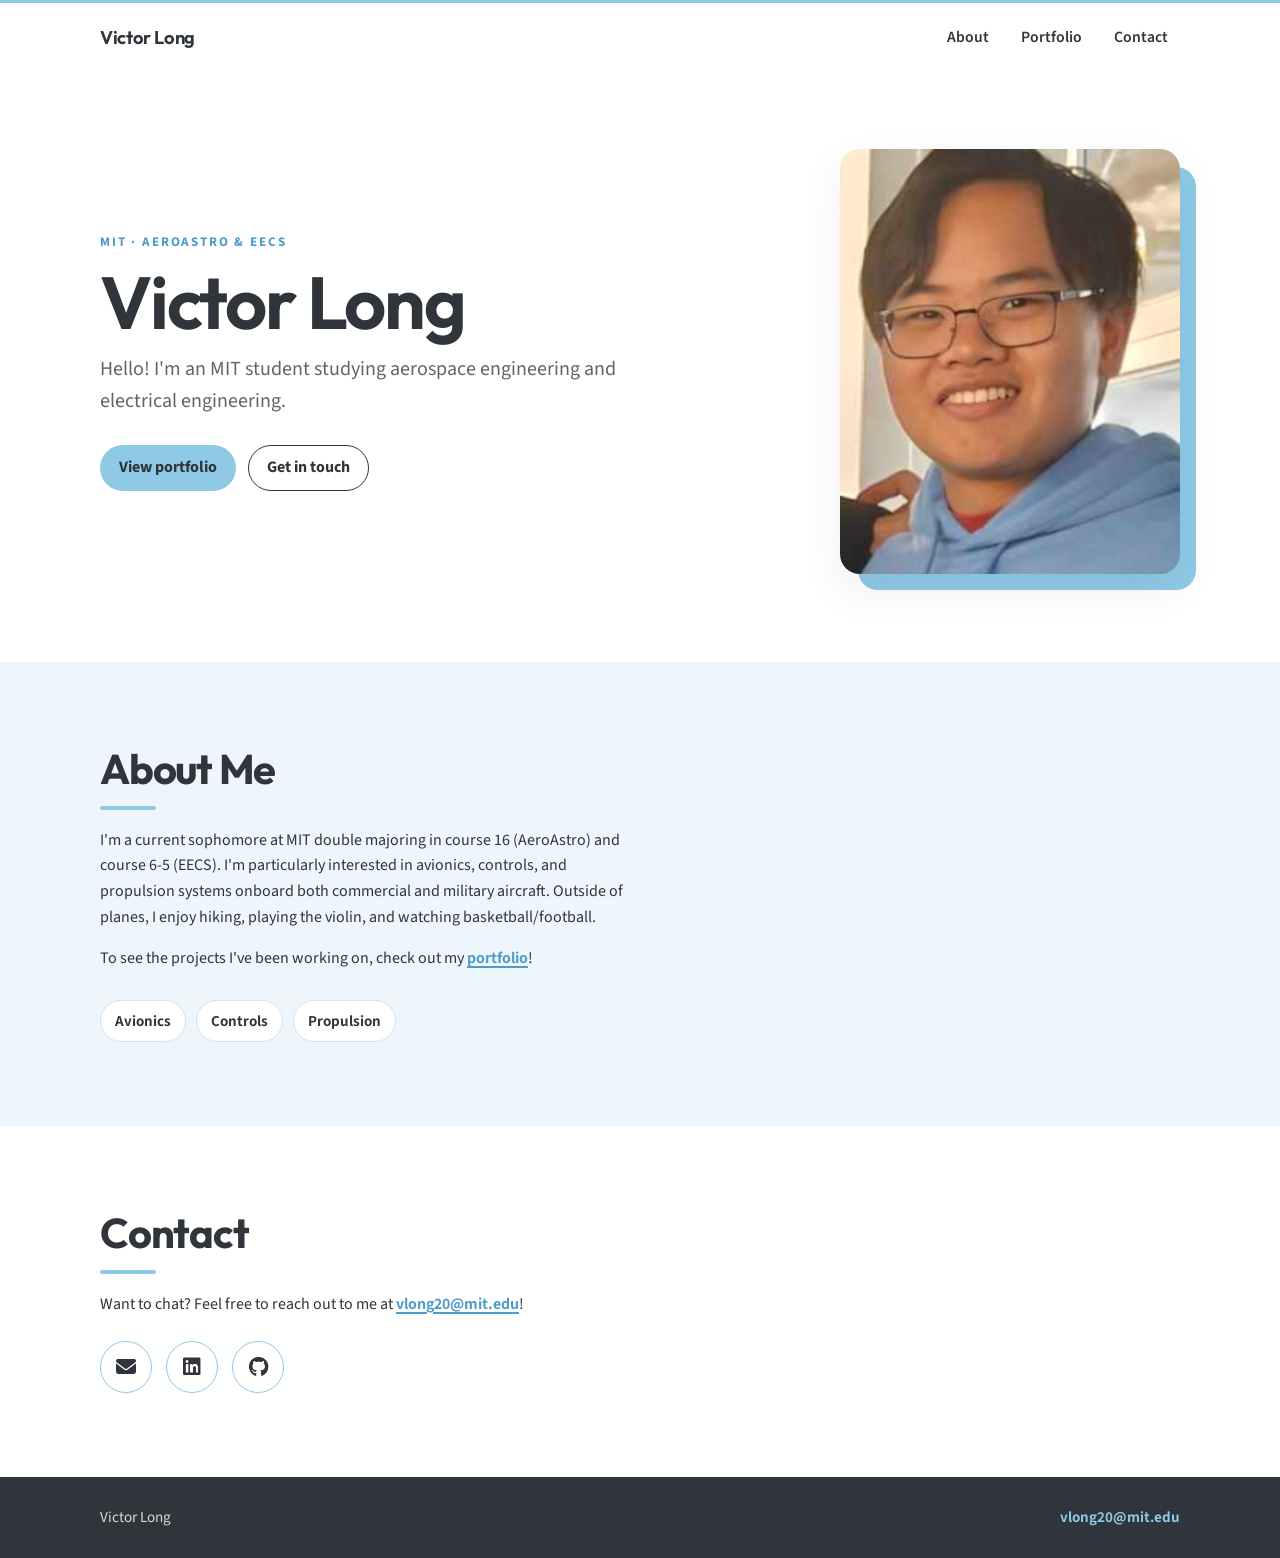
<file: index.html>
<!DOCTYPE html>
<html lang="en">
<head>
    <meta charset="UTF-8">
    <meta name="viewport" content="width=device-width, initial-scale=1.0">
    <title>Victor Long</title>
    <meta name="description" content="Victor Long is an MIT student studying aerospace engineering and electrical engineering.">
    <link rel="preconnect" href="https://fonts.googleapis.com">
    <link rel="preconnect" href="https://fonts.gstatic.com" crossorigin>
    <link href="https://fonts.googleapis.com/css2?family=Outfit:wght@500;600;700&family=Source+Sans+3:wght@400;600;700&display=swap" rel="stylesheet">
    <link rel="stylesheet" href="https://cdnjs.cloudflare.com/ajax/libs/font-awesome/6.7.2/css/all.min.css">
    <link rel="stylesheet" href="style.css">
</head>
<body>
    <header class="site-header">
        <div class="wrap">
            <a class="brand" href="index.html">Victor Long</a>
            <button class="nav-toggle" type="button" aria-expanded="false" aria-controls="site-nav" aria-label="Open menu">
                <span></span>
                <span></span>
                <span></span>
            </button>
            <nav id="site-nav" class="nav-links" aria-label="Primary">
                <a href="#about">About</a>
                <a href="projects.html">Portfolio</a>
                <a href="#contact">Contact</a>
            </nav>
        </div>
    </header>

    <main>
        <section class="hero">
            <div class="wrap">
                <div class="hero-text">
                    <p class="kicker">MIT · AeroAstro &amp; EECS</p>
                    <h1>Victor Long</h1>
                    <p class="lede">Hello! I'm an MIT student studying aerospace engineering and electrical engineering.</p>
                    <div class="hero-actions">
                        <a class="button button-primary" href="projects.html">View portfolio</a>
                        <a class="button button-secondary" href="#contact">Get in touch</a>
                    </div>
                </div>
                <div class="portrait">
                    <img src="images/selfpicture.png" alt="Victor Long">
                </div>
            </div>
        </section>

        <section id="about" class="band">
            <div class="wrap">
                <h2 class="section-heading">About Me</h2>
                <div class="prose">
                    <p>
                        I'm a current sophomore at MIT double majoring in course 16 (AeroAstro) and course 6-5 (EECS). I'm particularly interested
                        in avionics, controls, and propulsion systems onboard both commercial and military aircraft. Outside of planes, I enjoy hiking,
                        playing the violin, and watching basketball/football.
                    </p>
                    <p>
                        To see the projects I've been working on, check out my <a href="projects.html">portfolio</a>!
                    </p>
                </div>
                <ul class="interests" aria-label="Interests">
                    <li>Avionics</li>
                    <li>Controls</li>
                    <li>Propulsion</li>
                </ul>
            </div>
        </section>

        <section id="contact">
            <div class="wrap">
                <h2 class="section-heading">Contact</h2>
                <div class="prose">
                    <p>
                        Want to chat? Feel free to reach out to me at <a href="mailto:vlong20@mit.edu">vlong20@mit.edu</a>!
                    </p>
                </div>
                <div class="contact-icons">
                    <a href="mailto:victor.zlong@gmail.com" aria-label="Email">
                        <i class="fa-solid fa-envelope"></i>
                    </a>
                    <a href="https://www.linkedin.com/in/victor-long-449a232a4/" target="_blank" rel="noopener noreferrer" aria-label="LinkedIn">
                        <i class="fa-brands fa-linkedin"></i>
                    </a>
                    <a href="https://github.com/victorzlong-pixel" target="_blank" rel="noopener noreferrer" aria-label="GitHub">
                        <i class="fa-brands fa-github"></i>
                    </a>
                </div>
            </div>
        </section>
    </main>

    <footer class="site-footer">
        <div class="wrap">
            <p>Victor Long</p>
            <p><a href="mailto:vlong20@mit.edu">vlong20@mit.edu</a></p>
        </div>
    </footer>

    <script src="script.js"></script>
</body>
</html>
</file>
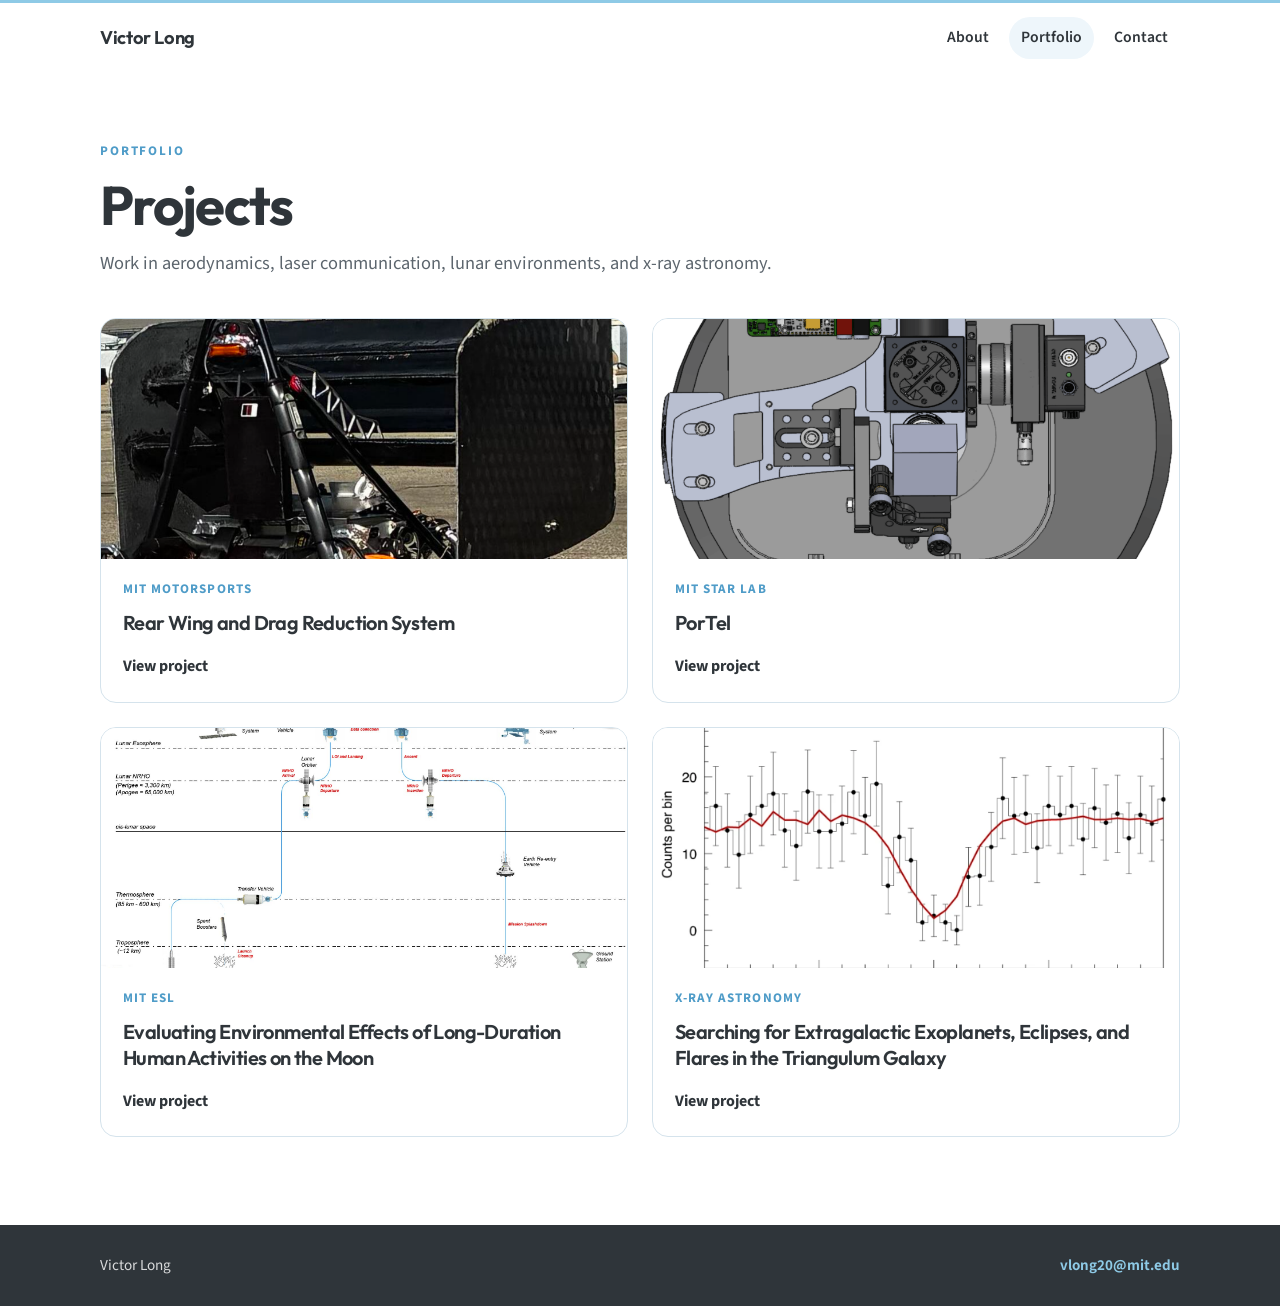
<file: projects.html>
<!DOCTYPE html>
<html lang="en">
<head>
    <meta charset="UTF-8">
    <meta name="viewport" content="width=device-width, initial-scale=1.0">
    <title>Portfolio · Victor Long</title>
    <meta name="description" content="Selected projects by Victor Long in aerodynamics, laser communication, lunar environments, and x-ray astronomy.">
    <link rel="preconnect" href="https://fonts.googleapis.com">
    <link rel="preconnect" href="https://fonts.gstatic.com" crossorigin>
    <link href="https://fonts.googleapis.com/css2?family=Outfit:wght@500;600;700&family=Source+Sans+3:wght@400;600;700&display=swap" rel="stylesheet">
    <link rel="stylesheet" href="style.css">
</head>
<body>
    <header class="site-header">
        <div class="wrap">
            <a class="brand" href="index.html">Victor Long</a>
            <button class="nav-toggle" type="button" aria-expanded="false" aria-controls="site-nav" aria-label="Open menu">
                <span></span>
                <span></span>
                <span></span>
            </button>
            <nav id="site-nav" class="nav-links" aria-label="Primary">
                <a href="index.html#about">About</a>
                <a href="projects.html" aria-current="page">Portfolio</a>
                <a href="index.html#contact">Contact</a>
            </nav>
        </div>
    </header>

    <main>
        <section class="page-intro">
            <div class="wrap">
                <p class="kicker">Portfolio</p>
                <h1>Projects</h1>
                <p>Work in aerodynamics, laser communication, lunar environments, and x-ray astronomy.</p>
            </div>
        </section>

        <div class="wrap">
            <div class="portfolio-grid">
                <a class="project-card" href="projects/fsae.html">
                    <img src="images/finishedwing.png" alt="Rear wing on the MIT Motorsports car">
                    <div class="card-body">
                        <p class="card-org">MIT Motorsports</p>
                        <h2>Rear Wing and Drag Reduction System</h2>
                        <span class="card-link">View project</span>
                    </div>
                </a>

                <a class="project-card" href="projects/portel.html">
                    <img src="images/backend-1.png" alt="PorTel optical backend">
                    <div class="card-body">
                        <p class="card-org">MIT STAR Lab</p>
                        <h2>PorTel</h2>
                        <span class="card-link">View project</span>
                    </div>
                </a>

                <a class="project-card" href="projects/lunar.html">
                    <img src="images/ConOps_Diagram.jpg" alt="Concept of operations diagram for lunar landings">
                    <div class="card-body">
                        <p class="card-org">MIT ESL</p>
                        <h2>Evaluating Environmental Effects of Long-Duration Human Activities on the Moon</h2>
                        <span class="card-link">View project</span>
                    </div>
                </a>

                <a class="project-card" href="projects/exoplanets.html">
                    <img src="images/eclipse.png" alt="X-ray light curve showing an eclipse">
                    <div class="card-body">
                        <p class="card-org">X-ray astronomy</p>
                        <h2>Searching for Extragalactic Exoplanets, Eclipses, and Flares in the Triangulum Galaxy</h2>
                        <span class="card-link">View project</span>
                    </div>
                </a>
            </div>
        </div>
    </main>

    <footer class="site-footer">
        <div class="wrap">
            <p>Victor Long</p>
            <p><a href="mailto:vlong20@mit.edu">vlong20@mit.edu</a></p>
        </div>
    </footer>

    <script src="script.js"></script>
</body>
</html>
</file>
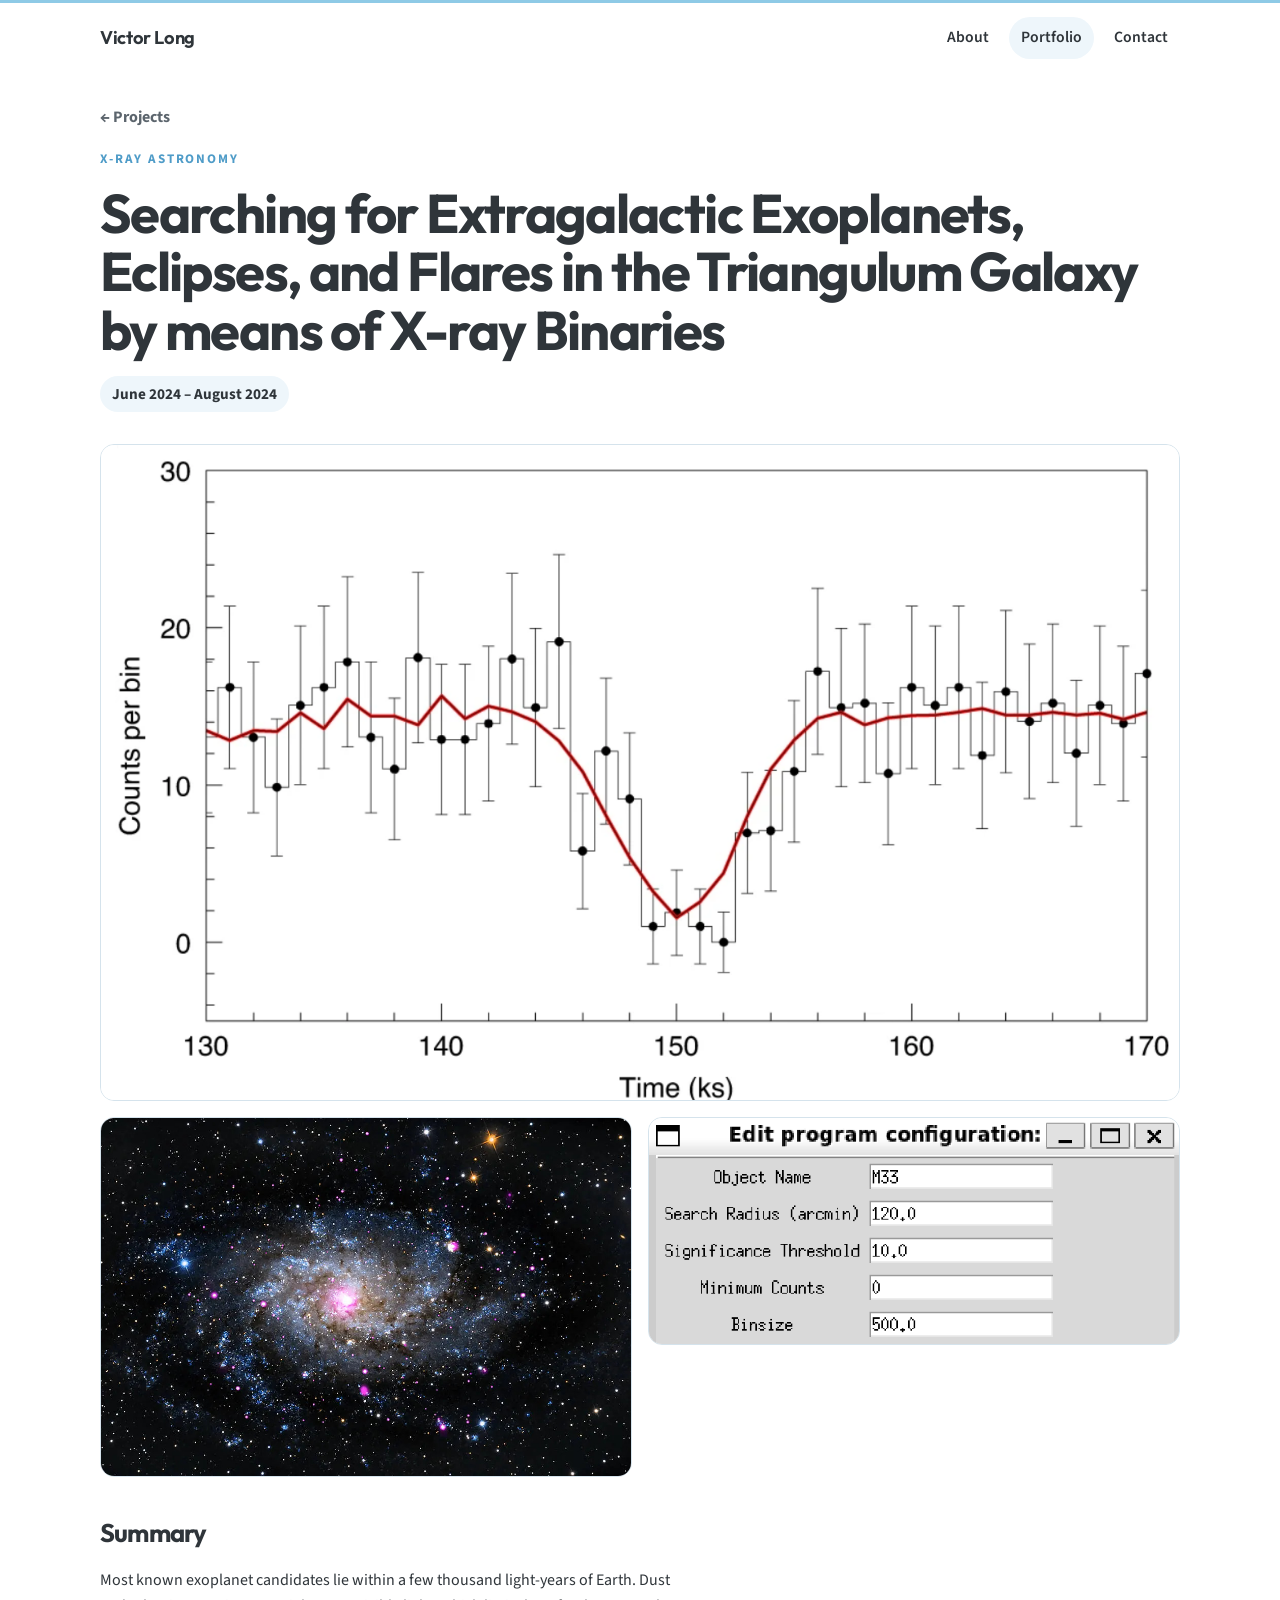
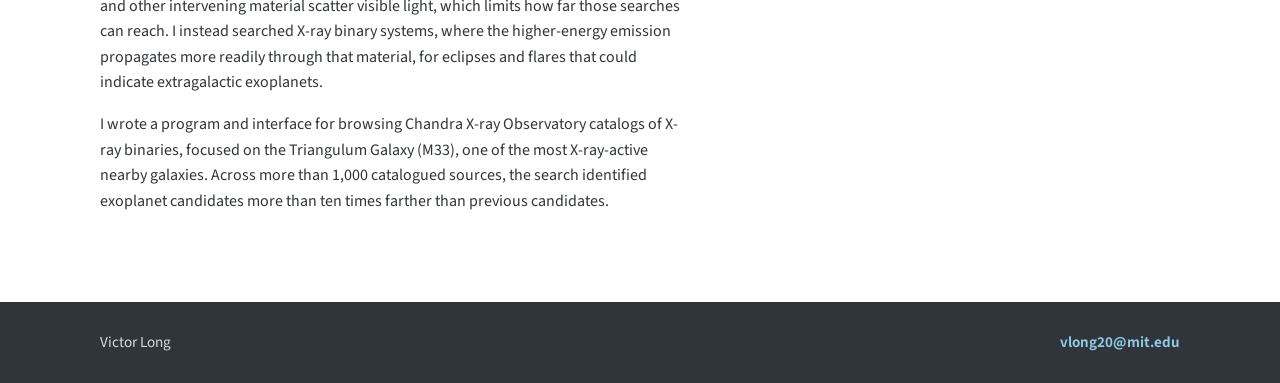
<file: projects/exoplanets.html>
<!DOCTYPE html>
<html lang="en">
<head>
    <meta charset="UTF-8">
    <meta name="viewport" content="width=device-width, initial-scale=1.0">
    <title>Extragalactic Exoplanets · Victor Long</title>
    <link rel="preconnect" href="https://fonts.googleapis.com">
    <link rel="preconnect" href="https://fonts.gstatic.com" crossorigin>
    <link href="https://fonts.googleapis.com/css2?family=Outfit:wght@500;600;700&family=Source+Sans+3:wght@400;600;700&display=swap" rel="stylesheet">
    <link rel="stylesheet" href="../style.css">
</head>
<body>
    <header class="site-header">
        <div class="wrap">
            <a class="brand" href="../index.html">Victor Long</a>
            <button class="nav-toggle" type="button" aria-expanded="false" aria-controls="site-nav" aria-label="Open menu">
                <span></span>
                <span></span>
                <span></span>
            </button>
            <nav id="site-nav" class="nav-links" aria-label="Primary">
                <a href="../index.html#about">About</a>
                <a href="../projects.html" aria-current="page">Portfolio</a>
                <a href="../index.html#contact">Contact</a>
            </nav>
        </div>
    </header>

    <main class="project-page wrap">
        <a class="back-home" href="../projects.html">← Projects</a>
        <header class="project-header">
            <p class="kicker">X-ray astronomy</p>
            <h1>Searching for Extragalactic Exoplanets, Eclipses, and Flares in the Triangulum Galaxy by means of X-ray Binaries</h1>
            <p class="project-dates">June 2024 – August 2024</p>
        </header>

        <div class="gallery">
            <img src="../images/eclipse.png" alt="X-ray eclipse light curve">
            <img src="../images/m33.jpg" alt="Triangulum Galaxy">
            <img src="../images/userinterface.png" alt="Catalog browsing interface">
        </div>

        <div class="summary">
            <h2>Summary</h2>
            <p>
                Most known exoplanet candidates lie within a few thousand light-years of Earth. Dust and other intervening material
                scatter visible light, which limits how far those searches can reach. I instead searched X-ray binary systems, where
                the higher-energy emission propagates more readily through that material, for eclipses and flares that could indicate
                extragalactic exoplanets.
            </p>
            <p>
                I wrote a program and interface for browsing Chandra X-ray Observatory catalogs of X-ray binaries, focused on the
                Triangulum Galaxy (M33), one of the most X-ray-active nearby galaxies. Across more than 1,000 catalogued sources,
                the search identified exoplanet candidates more than ten times farther than previous candidates.
            </p>
        </div>
    </main>

    <footer class="site-footer">
        <div class="wrap">
            <p>Victor Long</p>
            <p><a href="mailto:vlong20@mit.edu">vlong20@mit.edu</a></p>
        </div>
    </footer>

    <script src="../script.js"></script>
</body>
</html>
</file>
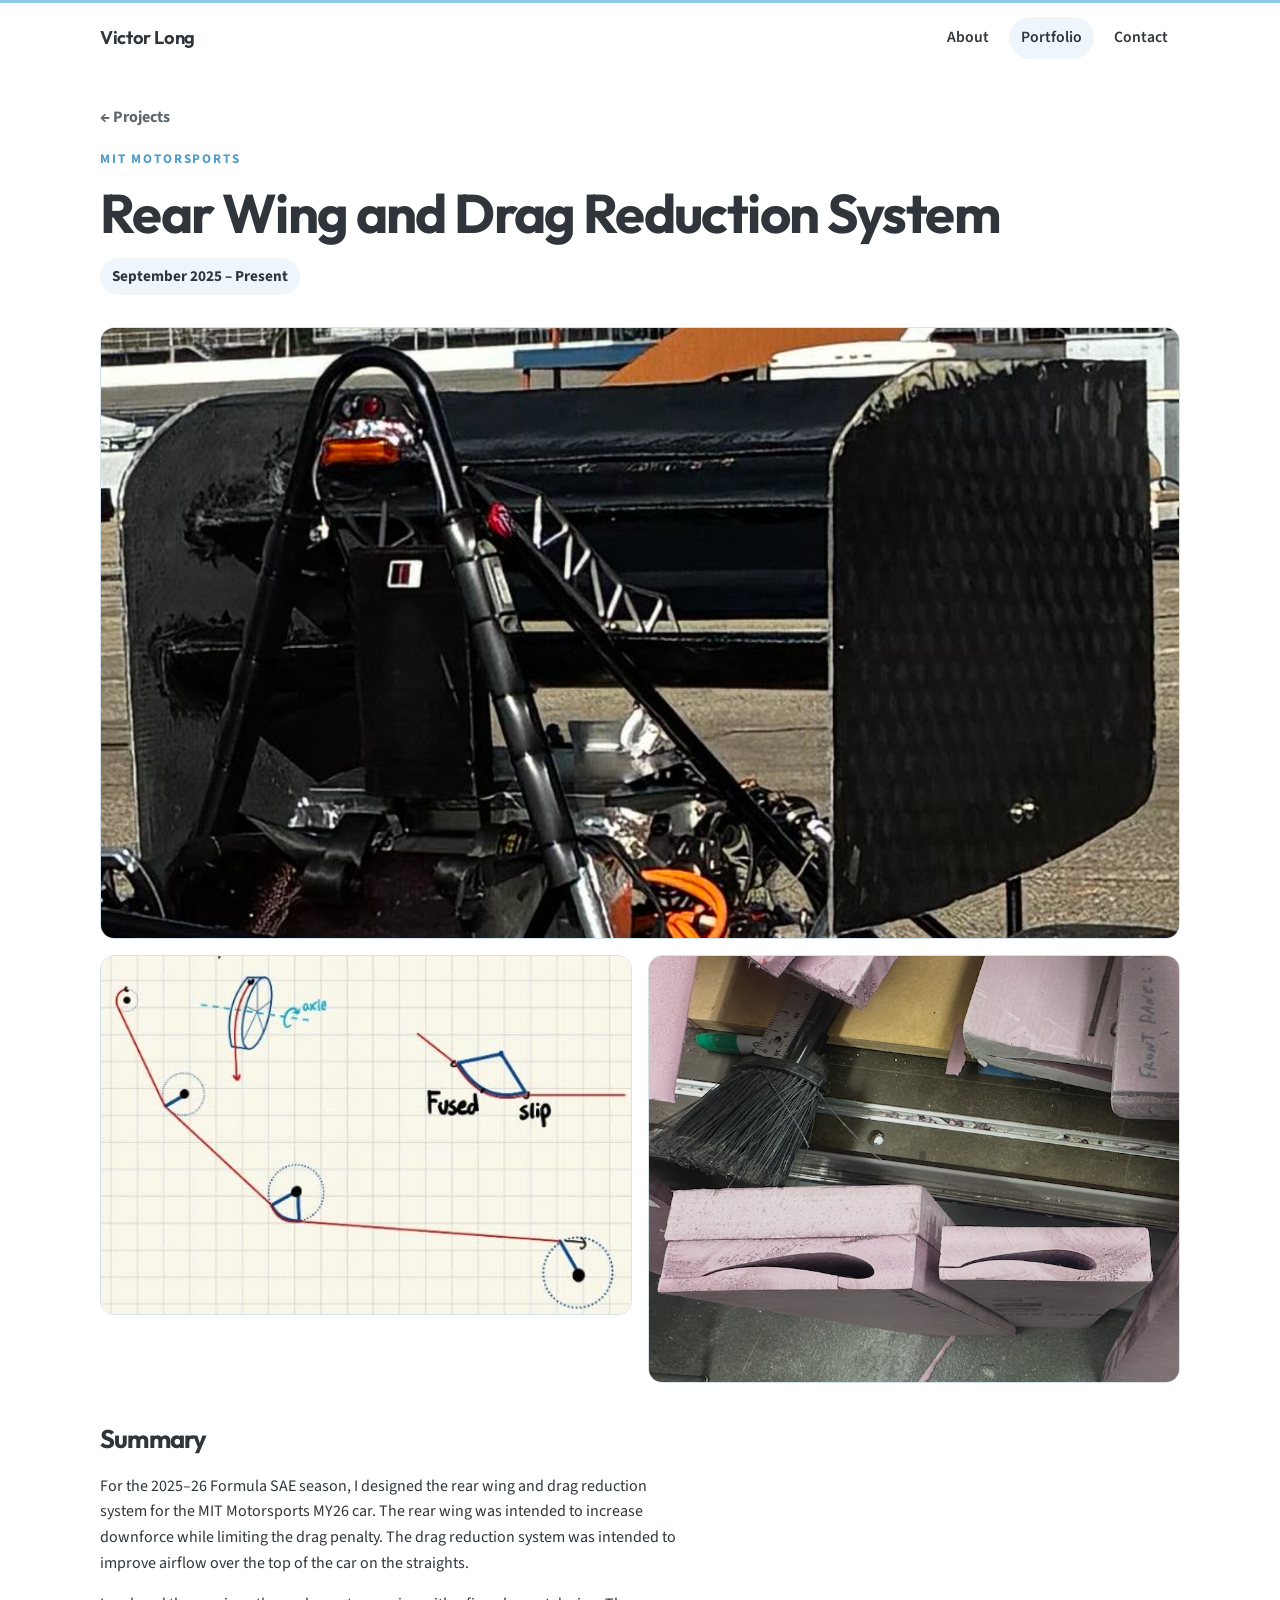
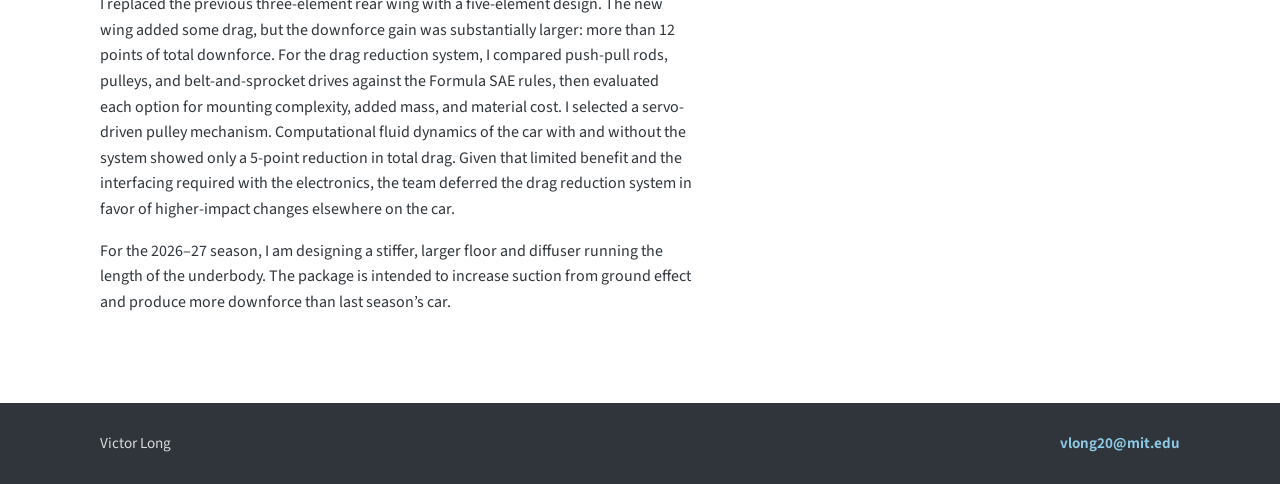
<file: projects/fsae.html>
<!DOCTYPE html>
<html lang="en">
<head>
    <meta charset="UTF-8">
    <meta name="viewport" content="width=device-width, initial-scale=1.0">
    <title>Rear Wing and Drag Reduction System · Victor Long</title>
    <link rel="preconnect" href="https://fonts.googleapis.com">
    <link rel="preconnect" href="https://fonts.gstatic.com" crossorigin>
    <link href="https://fonts.googleapis.com/css2?family=Outfit:wght@500;600;700&family=Source+Sans+3:wght@400;600;700&display=swap" rel="stylesheet">
    <link rel="stylesheet" href="../style.css">
</head>
<body>
    <header class="site-header">
        <div class="wrap">
            <a class="brand" href="../index.html">Victor Long</a>
            <button class="nav-toggle" type="button" aria-expanded="false" aria-controls="site-nav" aria-label="Open menu">
                <span></span>
                <span></span>
                <span></span>
            </button>
            <nav id="site-nav" class="nav-links" aria-label="Primary">
                <a href="../index.html#about">About</a>
                <a href="../projects.html" aria-current="page">Portfolio</a>
                <a href="../index.html#contact">Contact</a>
            </nav>
        </div>
    </header>

    <main class="project-page wrap">
        <a class="back-home" href="../projects.html">← Projects</a>
        <header class="project-header">
            <p class="kicker">MIT Motorsports</p>
            <h1>Rear Wing and Drag Reduction System</h1>
            <p class="project-dates">September 2025 – Present</p>
        </header>

        <div class="gallery">
            <img src="../images/finishedwing.png" alt="Finished rear wing">
            <img src="../images/design.png" alt="Pulley design">
            <img src="../images/molds.png" alt="Wing molds">
        </div>

        <div class="summary">
            <h2>Summary</h2>
            <p>
                For the 2025–26 Formula SAE season, I designed the rear wing and drag reduction system for the MIT Motorsports MY26 car.
                The rear wing was intended to increase downforce while limiting the drag penalty. The drag reduction system was intended
                to improve airflow over the top of the car on the straights.
            </p>
            <p>
                I replaced the previous three-element rear wing with a five-element design. The new wing added some drag, but the downforce
                gain was substantially larger: more than 12 points of total downforce. For the drag reduction system, I compared
                push-pull rods, pulleys, and belt-and-sprocket drives against the Formula SAE rules, then evaluated each option for
                mounting complexity, added mass, and material cost. I selected a servo-driven pulley mechanism. Computational fluid
                dynamics of the car with and without the system showed only a 5-point reduction in total drag. Given that limited
                benefit and the interfacing required with the electronics, the team deferred the drag reduction system in favor of
                higher-impact changes elsewhere on the car.
            </p>
            <p>
                For the 2026–27 season, I am designing a stiffer, larger floor and diffuser running the length of the underbody.
                The package is intended to increase suction from ground effect and produce more downforce than last season’s car.
            </p>
        </div>
    </main>

    <footer class="site-footer">
        <div class="wrap">
            <p>Victor Long</p>
            <p><a href="mailto:vlong20@mit.edu">vlong20@mit.edu</a></p>
        </div>
    </footer>

    <script src="../script.js"></script>
</body>
</html>
</file>
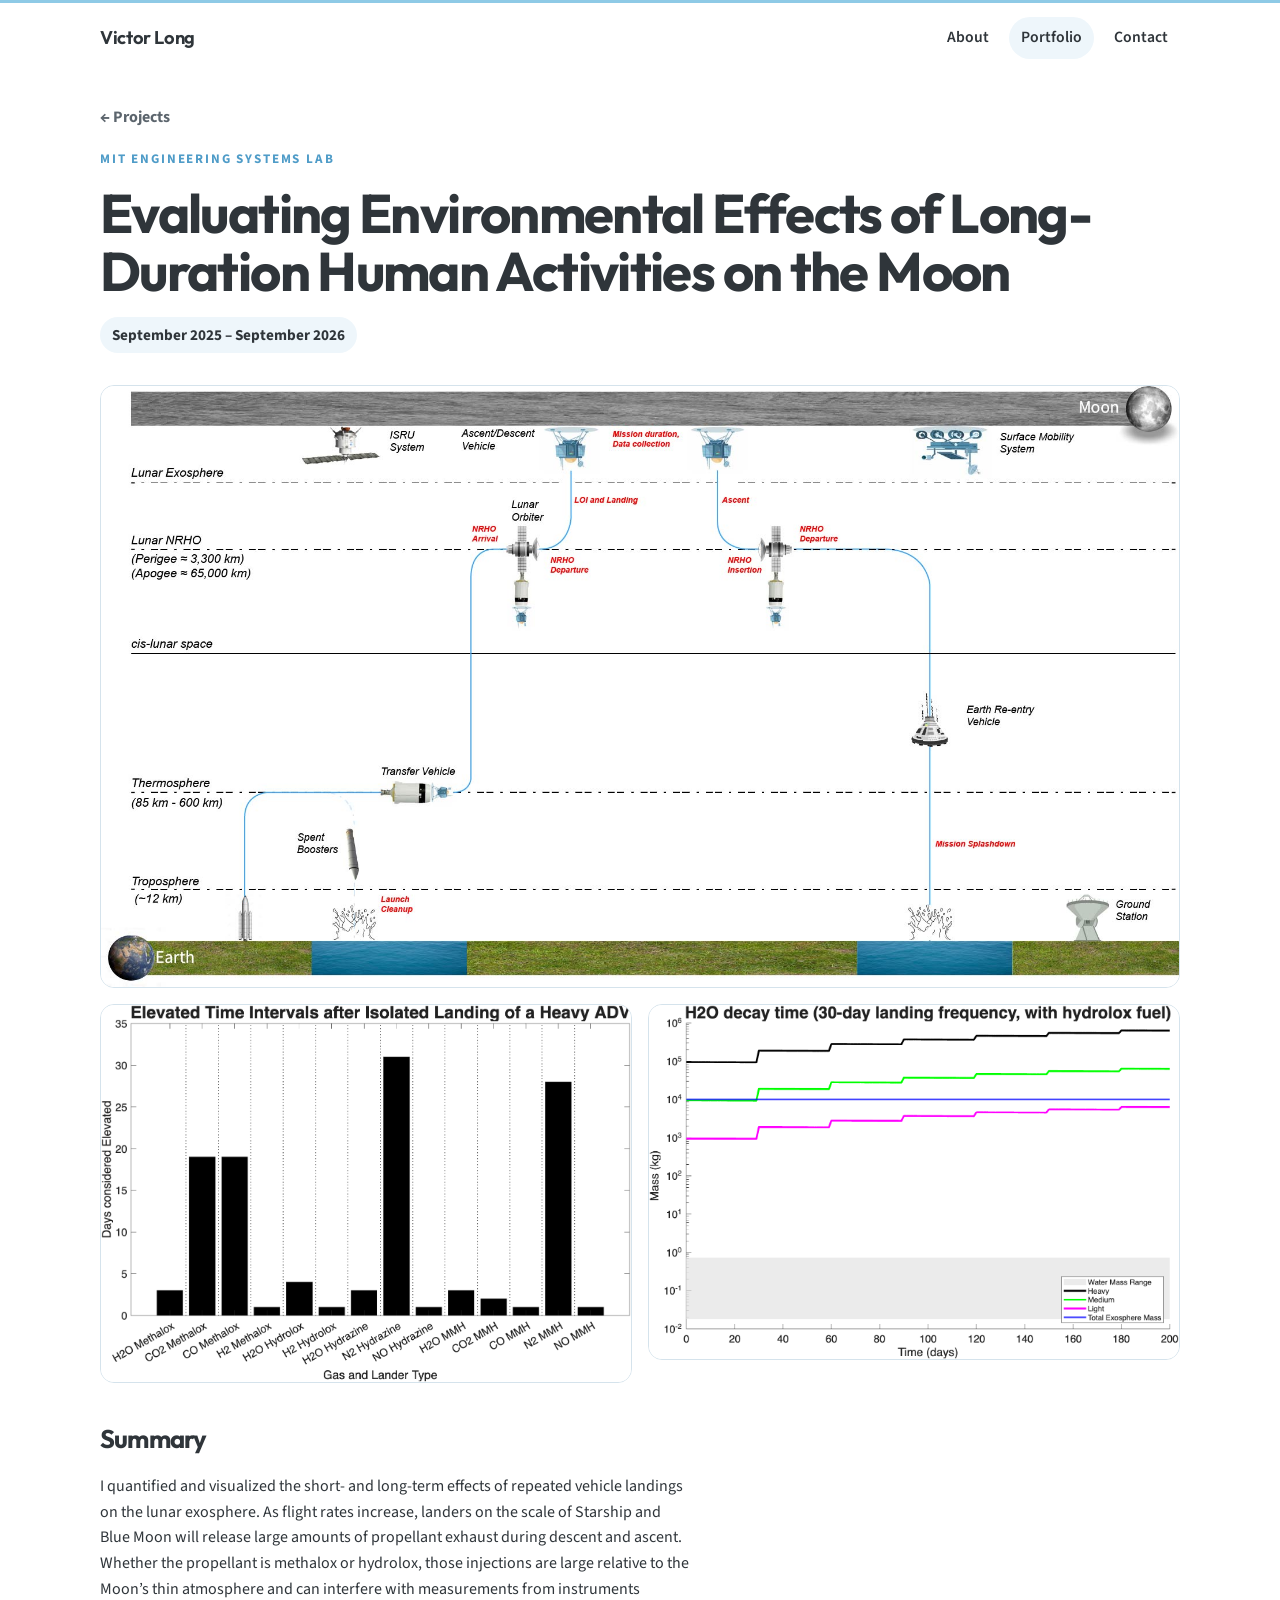
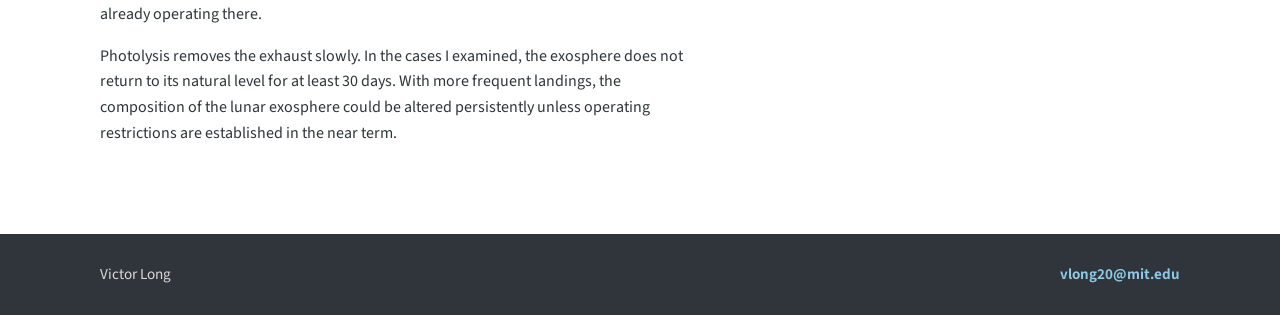
<file: projects/lunar.html>
<!DOCTYPE html>
<html lang="en">
<head>
    <meta charset="UTF-8">
    <meta name="viewport" content="width=device-width, initial-scale=1.0">
    <title>Lunar Exosphere · Victor Long</title>
    <link rel="preconnect" href="https://fonts.googleapis.com">
    <link rel="preconnect" href="https://fonts.gstatic.com" crossorigin>
    <link href="https://fonts.googleapis.com/css2?family=Outfit:wght@500;600;700&family=Source+Sans+3:wght@400;600;700&display=swap" rel="stylesheet">
    <link rel="stylesheet" href="../style.css">
</head>
<body>
    <header class="site-header">
        <div class="wrap">
            <a class="brand" href="../index.html">Victor Long</a>
            <button class="nav-toggle" type="button" aria-expanded="false" aria-controls="site-nav" aria-label="Open menu">
                <span></span>
                <span></span>
                <span></span>
            </button>
            <nav id="site-nav" class="nav-links" aria-label="Primary">
                <a href="../index.html#about">About</a>
                <a href="../projects.html" aria-current="page">Portfolio</a>
                <a href="../index.html#contact">Contact</a>
            </nav>
        </div>
    </header>

    <main class="project-page wrap">
        <a class="back-home" href="../projects.html">← Projects</a>
        <header class="project-header">
            <p class="kicker">MIT Engineering Systems Lab</p>
            <h1>Evaluating Environmental Effects of Long-Duration Human Activities on the Moon</h1>
            <p class="project-dates">September 2025 – September 2026</p>
        </header>

        <div class="gallery">
            <img src="../images/ConOps_Diagram.jpg" alt="Concept of operations diagram">
            <img src="../images/fastisolated.png" alt="Isolated landing simulation">
            <img src="../images/slowh2ohydro2.png" alt="Repeated landing simulation">
        </div>

        <div class="summary">
            <h2>Summary</h2>
            <p>
                I quantified and visualized the short- and long-term effects of repeated vehicle landings on the lunar exosphere.
                As flight rates increase, landers on the scale of Starship and Blue Moon will release large amounts of propellant
                exhaust during descent and ascent. Whether the propellant is methalox or hydrolox, those injections are large relative
                to the Moon’s thin atmosphere and can interfere with measurements from instruments already operating there.
            </p>
            <p>
                Photolysis removes the exhaust slowly. In the cases I examined, the exosphere does not return to its natural level
                for at least 30 days. With more frequent landings, the composition of the lunar exosphere could be altered persistently
                unless operating restrictions are established in the near term.
            </p>
        </div>
    </main>

    <footer class="site-footer">
        <div class="wrap">
            <p>Victor Long</p>
            <p><a href="mailto:vlong20@mit.edu">vlong20@mit.edu</a></p>
        </div>
    </footer>

    <script src="../script.js"></script>
</body>
</html>
</file>
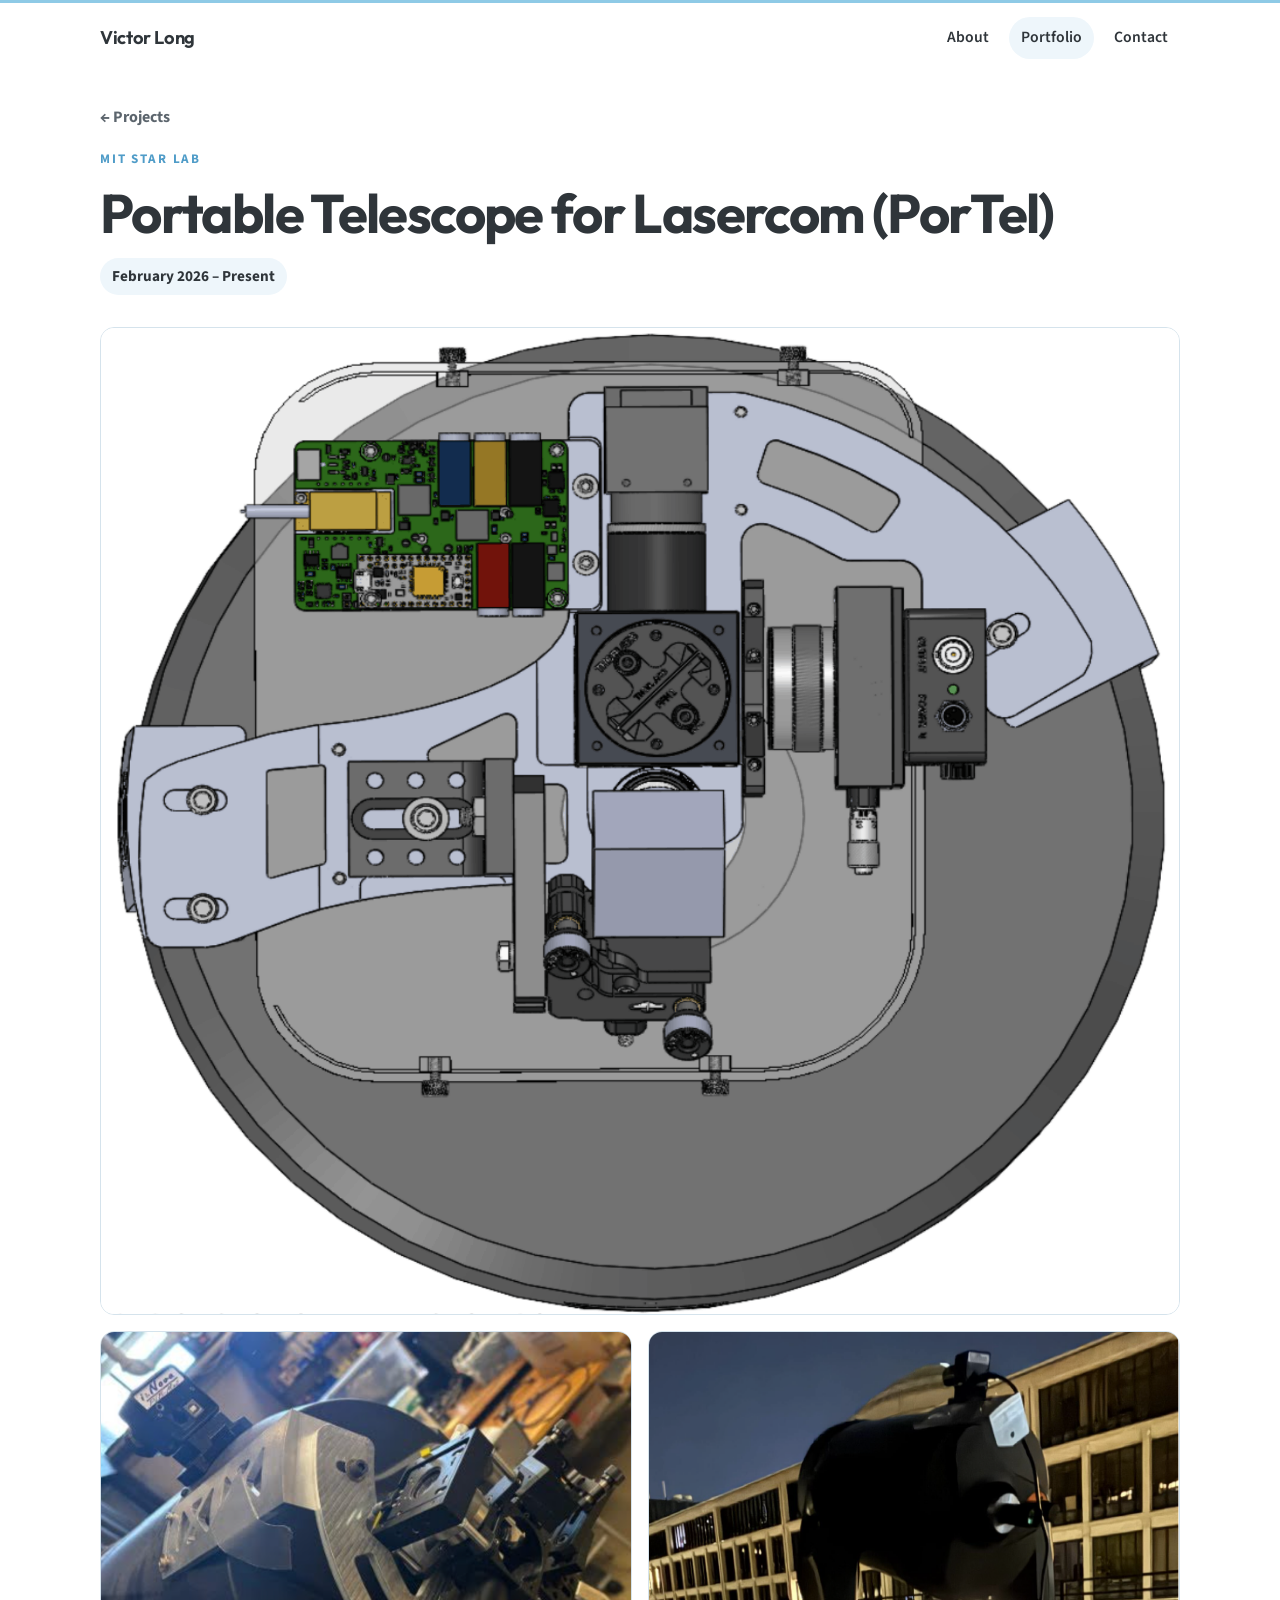
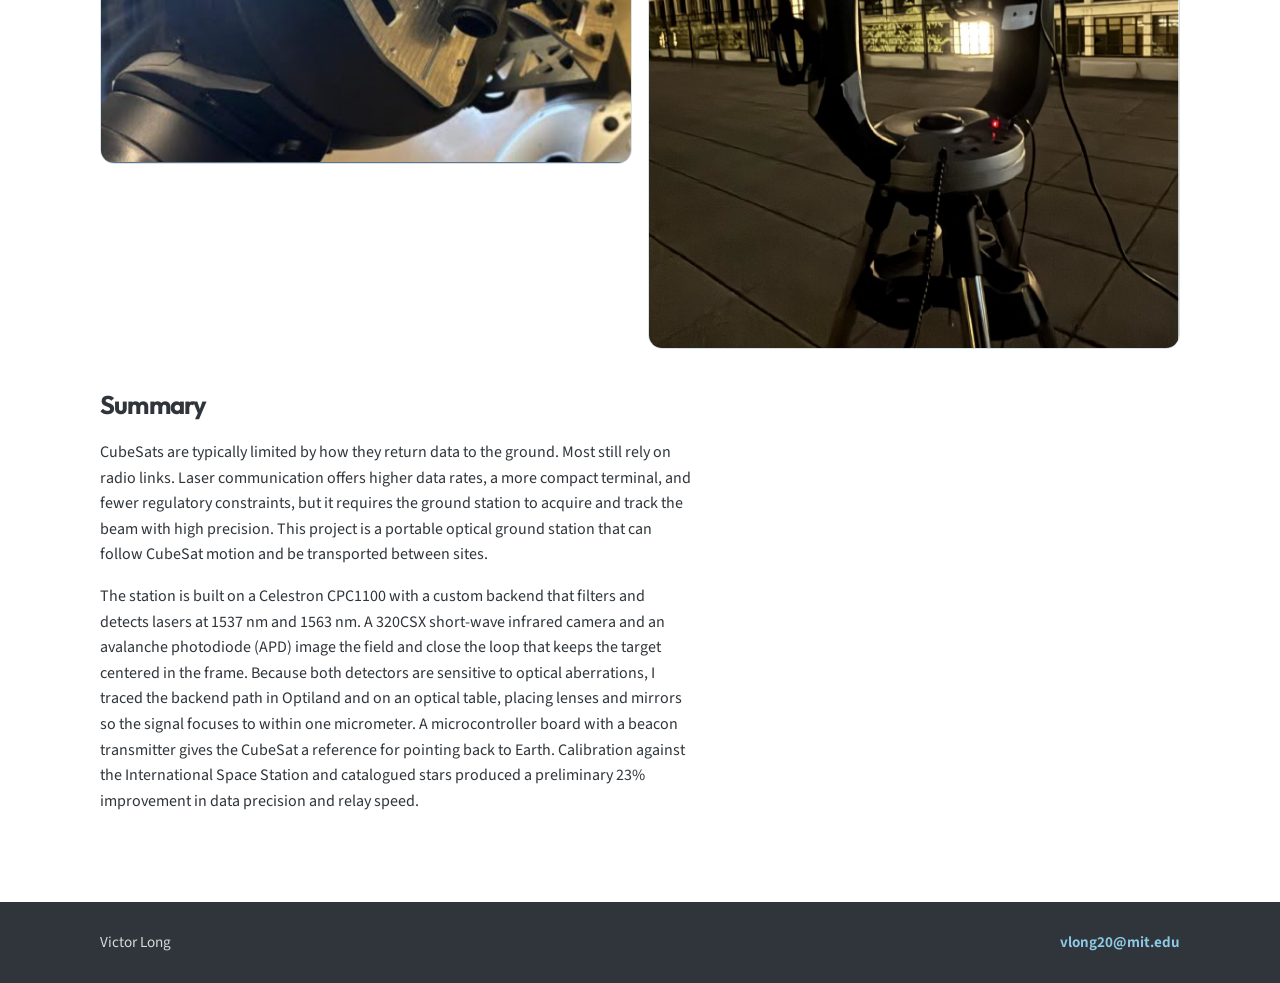
<file: projects/portel.html>
<!DOCTYPE html>
<html lang="en">
<head>
    <meta charset="UTF-8">
    <meta name="viewport" content="width=device-width, initial-scale=1.0">
    <title>PorTel · Victor Long</title>
    <link rel="preconnect" href="https://fonts.googleapis.com">
    <link rel="preconnect" href="https://fonts.gstatic.com" crossorigin>
    <link href="https://fonts.googleapis.com/css2?family=Outfit:wght@500;600;700&family=Source+Sans+3:wght@400;600;700&display=swap" rel="stylesheet">
    <link rel="stylesheet" href="../style.css">
</head>
<body>
    <header class="site-header">
        <div class="wrap">
            <a class="brand" href="../index.html">Victor Long</a>
            <button class="nav-toggle" type="button" aria-expanded="false" aria-controls="site-nav" aria-label="Open menu">
                <span></span>
                <span></span>
                <span></span>
            </button>
            <nav id="site-nav" class="nav-links" aria-label="Primary">
                <a href="../index.html#about">About</a>
                <a href="../projects.html" aria-current="page">Portfolio</a>
                <a href="../index.html#contact">Contact</a>
            </nav>
        </div>
    </header>

    <main class="project-page wrap">
        <a class="back-home" href="../projects.html">← Projects</a>
        <header class="project-header">
            <p class="kicker">MIT STAR Lab</p>
            <h1>Portable Telescope for Lasercom (PorTel)</h1>
            <p class="project-dates">February 2026 – Present</p>
        </header>

        <div class="gallery">
            <img src="../images/backend-1.png" alt="Optical backend">
            <img src="../images/currentbackend.png" alt="Current backend assembly">
            <img src="../images/outdoortest.png" alt="Outdoor telescope test">
        </div>

        <div class="summary">
            <h2>Summary</h2>
            <p>
                CubeSats are typically limited by how they return data to the ground. Most still rely on radio links. Laser communication
                offers higher data rates, a more compact terminal, and fewer regulatory constraints, but it requires the ground station
                to acquire and track the beam with high precision. This project is a portable optical ground station that can follow
                CubeSat motion and be transported between sites.
            </p>
            <p>
                The station is built on a Celestron CPC1100 with a custom backend that filters and detects lasers at 1537 nm and 1563 nm.
                A 320CSX short-wave infrared camera and an avalanche photodiode (APD) image the field and close the loop that keeps the
                target centered in the frame. Because both detectors are sensitive to optical aberrations, I traced the backend path in
                Optiland and on an optical table, placing lenses and mirrors so the signal focuses to within one micrometer. A
                microcontroller board with a beacon transmitter gives the CubeSat a reference for pointing back to Earth. Calibration
                against the International Space Station and catalogued stars produced a preliminary 23% improvement in data precision
                and relay speed.
            </p>
        </div>
    </main>

    <footer class="site-footer">
        <div class="wrap">
            <p>Victor Long</p>
            <p><a href="mailto:vlong20@mit.edu">vlong20@mit.edu</a></p>
        </div>
    </footer>

    <script src="../script.js"></script>
</body>
</html>
</file>
<file: style.css>
:root {
    --white: #ffffff;
    --blue: #8ecae6;
    --blue-deep: #4f9cc8;
    --blue-wash: #eef6fb;
    --ink: #2f353a;
    --muted: #5c656d;
    --line: #d5e3ec;
    --shadow: 0 16px 40px rgba(47, 53, 58, 0.08);
    --radius: 16px;
    --header-height: 76px;
    --wrap: min(1080px, calc(100% - 48px));
}

* {
    box-sizing: border-box;
}

html {
    scroll-behavior: smooth;
}

body {
    margin: 0;
    font-family: "Source Sans 3", "Montserrat", sans-serif;
    color: var(--ink);
    background: var(--white);
    line-height: 1.6;
}

img {
    max-width: 100%;
    display: block;
}

a {
    color: var(--blue-deep);
}

h1,
h2,
h3,
.brand {
    font-family: "Outfit", "Montserrat", sans-serif;
    letter-spacing: -0.03em;
    color: var(--ink);
}

p {
    margin: 0;
}

:focus-visible {
    outline: 2px solid var(--blue-deep);
    outline-offset: 3px;
}

.wrap {
    width: var(--wrap);
    margin-inline: auto;
}

.site-header {
    position: sticky;
    top: 0;
    z-index: 20;
    background: rgba(255, 255, 255, 0.94);
    backdrop-filter: blur(12px);
    border-bottom: 1px solid transparent;
}

.site-header::before {
    content: "";
    position: absolute;
    inset: 0 0 auto;
    height: 3px;
    background: var(--blue);
}

.site-header.is-scrolled {
    border-bottom-color: var(--line);
}

.site-header .wrap {
    display: flex;
    align-items: center;
    justify-content: space-between;
    min-height: var(--header-height);
    gap: 24px;
}

.brand {
    text-decoration: none;
    font-weight: 650;
    font-size: 1.15rem;
    letter-spacing: -0.02em;
}

.nav-links {
    display: flex;
    align-items: center;
    gap: 8px;
}

.nav-links a {
    text-decoration: none;
    color: var(--ink);
    font-weight: 600;
    font-size: 0.98rem;
    padding: 8px 12px;
    border-radius: 999px;
}

.nav-links a:hover,
.nav-links a[aria-current="page"] {
    background: var(--blue-wash);
    color: var(--ink);
}

.nav-toggle {
    display: none;
    width: 44px;
    height: 44px;
    padding: 11px 10px;
    border: 0;
    background: transparent;
    cursor: pointer;
}

.nav-toggle span {
    display: block;
    height: 2px;
    margin: 5px 0;
    background: var(--ink);
    transition: transform 0.2s ease, opacity 0.2s ease;
}

.hero {
    padding: 72px 0 88px;
}

.hero .wrap {
    display: grid;
    grid-template-columns: 1.15fr 0.85fr;
    align-items: center;
    gap: 72px;
}

.kicker {
    margin: 0 0 14px;
    color: var(--blue-deep);
    font-weight: 700;
    font-size: 0.82rem;
    letter-spacing: 0.14em;
    text-transform: uppercase;
}

.hero h1 {
    margin: 0 0 16px;
    font-size: clamp(3rem, 6vw, 4.6rem);
    line-height: 0.95;
    font-weight: 650;
}

.lede {
    max-width: 38rem;
    font-size: 1.25rem;
    color: var(--muted);
}

.hero-actions {
    display: flex;
    flex-wrap: wrap;
    gap: 12px;
    margin-top: 28px;
}

.button {
    display: inline-flex;
    align-items: center;
    justify-content: center;
    min-height: 46px;
    padding: 0 18px;
    border-radius: 999px;
    text-decoration: none;
    font-weight: 700;
    border: 1.5px solid transparent;
}

.button-primary {
    background: var(--blue);
    color: var(--ink);
}

.button-primary:hover {
    background: #78bddc;
    color: var(--ink);
}

.button-secondary {
    background: var(--white);
    color: var(--ink);
    border-color: var(--ink);
}

.button-secondary:hover {
    background: var(--blue-wash);
    color: var(--ink);
}

.portrait {
    position: relative;
    width: min(340px, 100%);
    margin-left: auto;
}

.portrait::before {
    content: "";
    position: absolute;
    inset: 18px -16px -16px 18px;
    background: var(--blue);
    border-radius: 20px;
}

.portrait img {
    position: relative;
    width: 100%;
    aspect-ratio: 4 / 5;
    object-fit: cover;
    object-position: center 18%;
    border-radius: 20px;
    box-shadow: var(--shadow);
}

.band {
    background: var(--blue-wash);
}

section {
    padding: 84px 0;
}

.section-heading {
    margin: 0 0 18px;
    font-size: clamp(2rem, 4vw, 2.6rem);
    line-height: 1.1;
}

.section-heading::after {
    content: "";
    display: block;
    width: 56px;
    height: 4px;
    margin-top: 14px;
    border-radius: 999px;
    background: var(--blue);
}

.prose {
    max-width: 68ch;
}

.prose p + p {
    margin-top: 16px;
}

.prose a,
.link {
    color: var(--blue-deep);
    font-weight: 650;
    text-decoration-thickness: 1.5px;
    text-underline-offset: 3px;
}

.prose a:hover,
.link:hover {
    color: var(--ink);
}

.interests {
    display: flex;
    flex-wrap: wrap;
    gap: 10px;
    margin: 28px 0 0;
    padding: 0;
    list-style: none;
}

.interests li {
    padding: 8px 14px;
    border-radius: 999px;
    background: var(--white);
    border: 1px solid var(--line);
    color: var(--ink);
    font-weight: 650;
    font-size: 0.95rem;
}

.contact-icons {
    display: flex;
    gap: 14px;
    margin-top: 24px;
}

.contact-icons a {
    display: grid;
    place-items: center;
    width: 52px;
    height: 52px;
    border-radius: 50%;
    border: 1.5px solid var(--blue);
    background: var(--white);
    color: var(--ink);
    font-size: 1.25rem;
    text-decoration: none;
    transition: background 0.2s ease, transform 0.2s ease;
}

.contact-icons a:hover {
    background: var(--blue);
    color: var(--ink);
    transform: translateY(-2px);
}

.site-footer {
    background: var(--ink);
    color: var(--white);
    padding: 28px 0;
}

.site-footer .wrap {
    display: flex;
    justify-content: space-between;
    gap: 16px;
    align-items: center;
}

.site-footer p {
    margin: 0;
    color: rgba(255, 255, 255, 0.82);
    font-size: 0.95rem;
}

.site-footer a {
    color: var(--blue);
    text-decoration: none;
    font-weight: 650;
}

.site-footer a:hover {
    color: var(--white);
}

.page-intro {
    padding: 64px 0 12px;
}

.page-intro h1,
.project-header h1 {
    margin: 0;
    font-size: clamp(2.2rem, 5vw, 3.4rem);
    line-height: 1.08;
}

.page-intro p:last-child {
    max-width: 42rem;
    margin-top: 14px;
    color: var(--muted);
    font-size: 1.15rem;
}

.portfolio-grid {
    display: grid;
    grid-template-columns: repeat(2, 1fr);
    gap: 24px;
    padding: 28px 0 88px;
}

.project-card {
    display: flex;
    flex-direction: column;
    background: var(--white);
    color: var(--ink);
    text-decoration: none;
    border: 1px solid var(--line);
    border-radius: var(--radius);
    overflow: hidden;
    min-height: 100%;
    transition: transform 0.2s ease, box-shadow 0.2s ease, border-color 0.2s ease;
}

.project-card:hover {
    transform: translateY(-4px);
    border-color: var(--blue);
    box-shadow: var(--shadow);
    color: var(--ink);
}

.project-card img {
    width: 100%;
    height: 240px;
    object-fit: cover;
    background: var(--blue-wash);
}

.card-body {
    display: flex;
    flex-direction: column;
    gap: 10px;
    padding: 20px 22px 22px;
    flex: 1;
}

.card-org {
    color: var(--blue-deep);
    font-size: 0.82rem;
    font-weight: 700;
    letter-spacing: 0.08em;
    text-transform: uppercase;
}

.card-body h2 {
    margin: 0;
    font-size: 1.25rem;
    line-height: 1.3;
    font-weight: 620;
}

.card-link {
    margin-top: auto;
    padding-top: 8px;
    color: var(--ink);
    font-weight: 700;
}

.project-page {
    padding-bottom: 88px;
}

.back-home {
    display: inline-flex;
    margin-top: 28px;
    color: var(--muted);
    text-decoration: none;
    font-weight: 700;
}

.back-home:hover {
    color: var(--blue-deep);
}

.project-header {
    margin-top: 18px;
}

.project-dates {
    display: inline-block;
    margin: 16px 0 0;
    padding: 6px 12px;
    border-radius: 999px;
    background: var(--blue-wash);
    color: var(--ink);
    font-weight: 700;
    font-size: 0.95rem;
}

.gallery {
    display: grid;
    grid-template-columns: 1fr 1fr;
    gap: 16px;
    margin: 32px 0 36px;
}

.gallery img {
    width: 100%;
    height: auto;
    border-radius: 14px;
    border: 1px solid var(--line);
    background: var(--white);
}

.gallery img:first-child {
    grid-column: 1 / -1;
}

.summary {
    max-width: 74ch;
}

.summary h2 {
    margin: 0 0 14px;
    font-size: 1.6rem;
}

.summary p + p {
    margin-top: 16px;
}

@media (max-width: 860px) {
    .hero .wrap,
    .portfolio-grid,
    .gallery {
        grid-template-columns: 1fr;
    }

    .hero {
        padding: 48px 0 64px;
    }

    .hero .wrap {
        gap: 36px;
    }

    .portrait {
        margin: 0 auto;
        order: -1;
    }

    .gallery img:first-child {
        grid-column: auto;
    }

    .project-card img {
        height: 220px;
    }

    .site-footer .wrap {
        flex-direction: column;
        align-items: flex-start;
    }
}

@media (max-width: 720px) {
    :root {
        --wrap: min(1080px, calc(100% - 32px));
    }

    .nav-toggle {
        display: block;
    }

    .nav-links {
        display: none;
        position: absolute;
        left: 0;
        right: 0;
        top: 100%;
        flex-direction: column;
        align-items: stretch;
        padding: 8px 16px 18px;
        background: var(--white);
        border-bottom: 1px solid var(--line);
    }

    .site-header.is-open .nav-links {
        display: flex;
    }

    .site-header.is-open .nav-toggle span:nth-child(1) {
        transform: translateY(7px) rotate(45deg);
    }

    .site-header.is-open .nav-toggle span:nth-child(2) {
        opacity: 0;
    }

    .site-header.is-open .nav-toggle span:nth-child(3) {
        transform: translateY(-7px) rotate(-45deg);
    }

    section {
        padding: 64px 0;
    }
}

@media (prefers-reduced-motion: reduce) {
    html {
        scroll-behavior: auto;
    }

    *,
    *::before,
    *::after {
        transition: none !important;
    }
}
</file>
